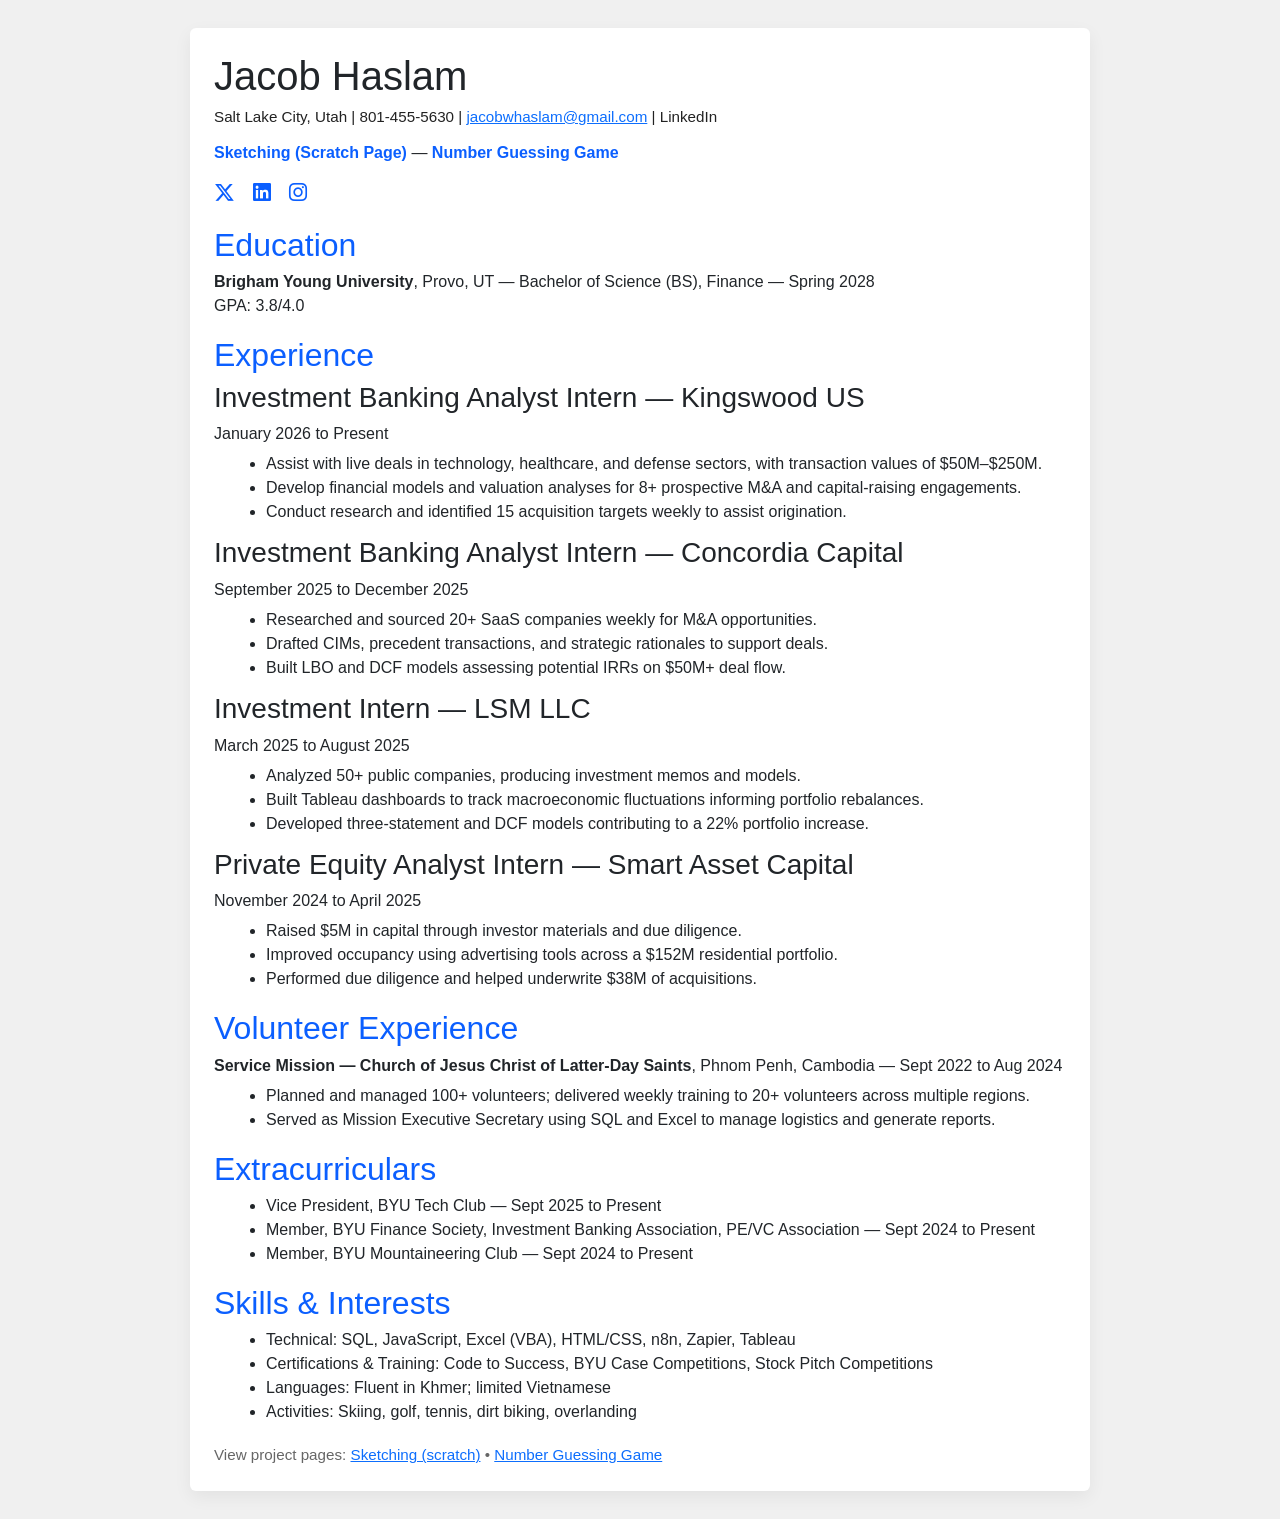
<file: index.html>
<!DOCTYPE html>
<html lang="en">
<head>
    <meta charset="UTF-8">
    <meta name="viewport" content="width=device-width, initial-scale=1.0">
    <title>Jacob Haslam — Resume</title>
    <link href="https://cdn.jsdelivr.net/npm/bootstrap@5.3.0/dist/css/bootstrap.min.css" rel="stylesheet">
    <link rel="stylesheet" href="https://cdnjs.cloudflare.com/ajax/libs/font-awesome/6.4.0/css/all.min.css">
    <link rel="stylesheet" href="style.css">
    <style>
      .resume-wrap{max-width:900px;margin:28px auto;background:#fff;padding:24px;border-radius:6px;box-shadow:0 6px 18px rgba(0,0,0,0.06)}
      .contact{font-size:0.95rem;color:#222;margin-bottom:12px}
      h1{margin:0 0 6px 0}
      h2{margin-top:18px;margin-bottom:6px;color:#0b5fff}
      ul{margin:6px 0 12px 20px}
      .links a{color:#0b5fff;text-decoration:none;font-weight:600}
    </style>
</head>
<body>
  <main class="resume-wrap">
    <header>
      <h1>Jacob Haslam</h1>
      <div class="contact">Salt Lake City, Utah | 801-455-5630 | <a href="mailto:jacobwhaslam@gmail.com">jacobwhaslam@gmail.com</a> | LinkedIn</div>
      <div class="links">
        <a href="scratch.html">Sketching (Scratch Page)</a> — <a href="app.html">Number Guessing Game</a>
      </div>
      <div class="social-links" style="margin-top:12px;font-size:1.3rem">
        <a href="https://x.com/elonmusk" target="_blank" rel="noopener noreferrer" style="color:#0b5fff;margin-right:12px;text-decoration:none"><i class="fab fa-x-twitter"></i></a>
        <a href="https://www.linkedin.com/in/elonmusk" target="_blank" rel="noopener noreferrer" style="color:#0b5fff;margin-right:12px;text-decoration:none"><i class="fab fa-linkedin"></i></a>
        <a href="https://www.instagram.com/elonmusk" target="_blank" rel="noopener noreferrer" style="color:#0b5fff;text-decoration:none"><i class="fab fa-instagram"></i></a>
      </div>
    </header>

    <section>
      <h2>Education</h2>
      <div><strong>Brigham Young University</strong>, Provo, UT — Bachelor of Science (BS), Finance — Spring 2028</div>
      <div>GPA: 3.8/4.0</div>
    </section>

    <section>
      <h2>Experience</h2>
      <h3>Investment Banking Analyst Intern — Kingswood US</h3>
      <div>January 2026 to Present</div>
      <ul>
        <li>Assist with live deals in technology, healthcare, and defense sectors, with transaction values of $50M–$250M.</li>
        <li>Develop financial models and valuation analyses for 8+ prospective M&A and capital-raising engagements.</li>
        <li>Conduct research and identified 15 acquisition targets weekly to assist origination.</li>
      </ul>

      <h3>Investment Banking Analyst Intern — Concordia Capital</h3>
      <div>September 2025 to December 2025</div>
      <ul>
        <li>Researched and sourced 20+ SaaS companies weekly for M&A opportunities.</li>
        <li>Drafted CIMs, precedent transactions, and strategic rationales to support deals.</li>
        <li>Built LBO and DCF models assessing potential IRRs on $50M+ deal flow.</li>
      </ul>

      <h3>Investment Intern — LSM LLC</h3>
      <div>March 2025 to August 2025</div>
      <ul>
        <li>Analyzed 50+ public companies, producing investment memos and models.</li>
        <li>Built Tableau dashboards to track macroeconomic fluctuations informing portfolio rebalances.</li>
        <li>Developed three-statement and DCF models contributing to a 22% portfolio increase.</li>
      </ul>

      <h3>Private Equity Analyst Intern — Smart Asset Capital</h3>
      <div>November 2024 to April 2025</div>
      <ul>
        <li>Raised $5M in capital through investor materials and due diligence.</li>
        <li>Improved occupancy using advertising tools across a $152M residential portfolio.</li>
        <li>Performed due diligence and helped underwrite $38M of acquisitions.</li>
      </ul>
    </section>

    <section>
      <h2>Volunteer Experience</h2>
      <div><strong>Service Mission — Church of Jesus Christ of Latter-Day Saints</strong>, Phnom Penh, Cambodia — Sept 2022 to Aug 2024</div>
      <ul>
        <li>Planned and managed 100+ volunteers; delivered weekly training to 20+ volunteers across multiple regions.</li>
        <li>Served as Mission Executive Secretary using SQL and Excel to manage logistics and generate reports.</li>
      </ul>
    </section>

    <section>
      <h2>Extracurriculars</h2>
      <ul>
        <li>Vice President, BYU Tech Club — Sept 2025 to Present</li>
        <li>Member, BYU Finance Society, Investment Banking Association, PE/VC Association — Sept 2024 to Present</li>
        <li>Member, BYU Mountaineering Club — Sept 2024 to Present</li>
      </ul>
    </section>

    <section>
      <h2>Skills & Interests</h2>
      <ul>
        <li>Technical: SQL, JavaScript, Excel (VBA), HTML/CSS, n8n, Zapier, Tableau</li>
        <li>Certifications & Training: Code to Success, BYU Case Competitions, Stock Pitch Competitions</li>
        <li>Languages: Fluent in Khmer; limited Vietnamese</li>
        <li>Activities: Skiing, golf, tennis, dirt biking, overlanding</li>
      </ul>
    </section>

    <footer style="margin-top:20px;color:#666;font-size:0.95rem">View project pages: <a href="scratch.html">Sketching (scratch)</a> • <a href="app.html">Number Guessing Game</a></footer>
  </main>
  <script src="https://cdn.jsdelivr.net/npm/bootstrap@5.3.0/dist/js/bootstrap.bundle.min.js"></script>
</body>
</html>
</file>
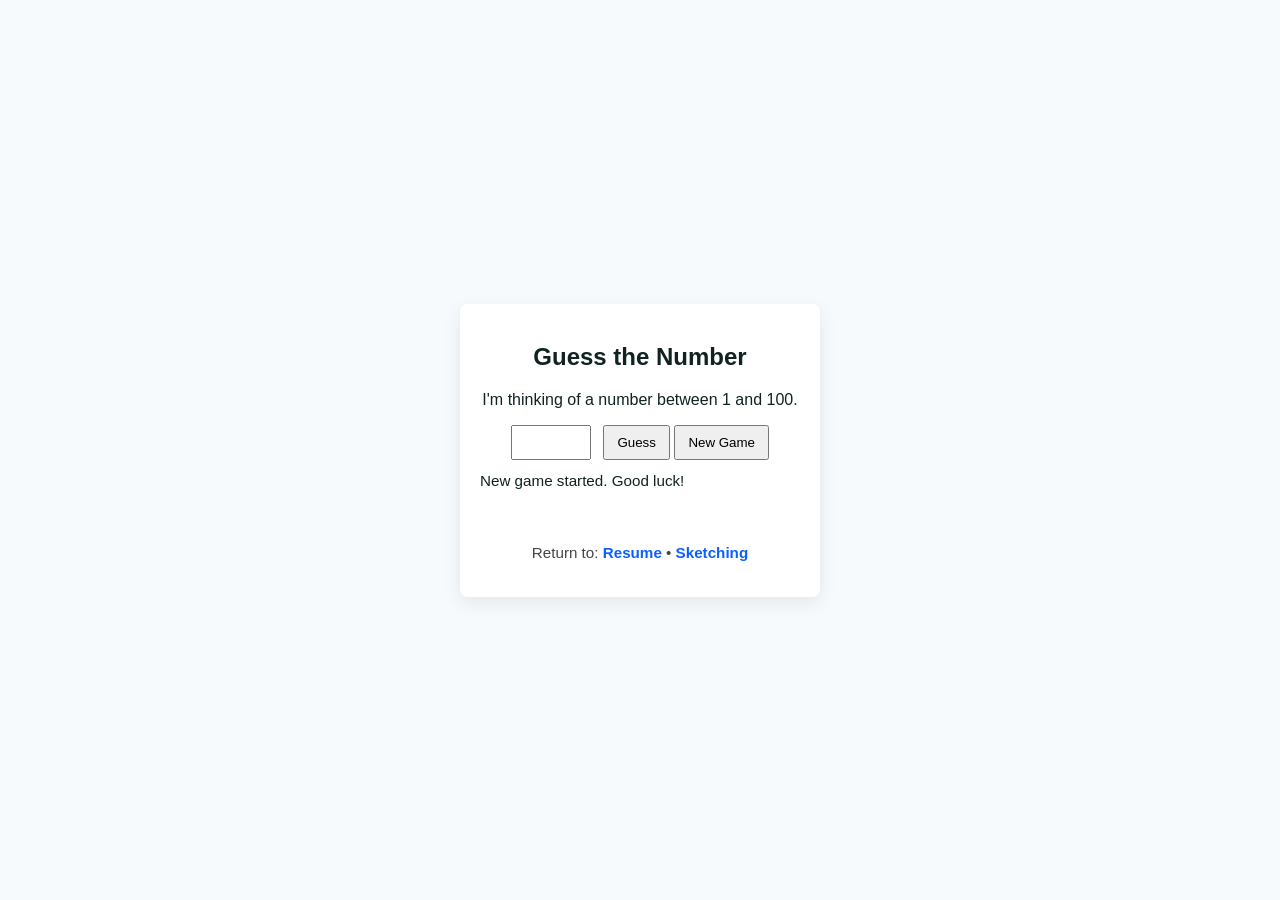
<file: app.html>
<!doctype html>
<html lang="en">
<head>
  <meta charset="utf-8">
  <meta name="viewport" content="width=device-width,initial-scale=1">
  <title>Number Guessing Game</title>
  <style>
    body{font-family: Arial, sans-serif;background:#f7fafc;color:#122;display:flex;align-items:center;justify-content:center;height:100vh;margin:0}
    .app{background:#fff;padding:20px;border-radius:8px;box-shadow:0 6px 18px rgba(10,20,40,0.08);width:320px;text-align:center}
    input{padding:8px;width:60px;margin-right:8px}
    button{padding:8px 12px}
    .log{margin-top:12px;height:60px;overflow:auto;text-align:left;font-size:0.95rem}
    a{color:#0b5fff;text-decoration:none;font-weight:600}
  </style>
  </head>
<body>
  <div class="app">
    <h2>Guess the Number</h2>
    <p>I'm thinking of a number between 1 and 100.</p>
    <div>
      <input id="guess" type="number" min="1" max="100" />
      <button id="tryBtn">Guess</button>
      <button id="newBtn">New Game</button>
    </div>
    <div class="log" id="log"></div>
    <p style="margin-top:12px;font-size:0.95rem;color:#444">Return to: <a href="index.html">Resume</a> • <a href="scratch.html">Sketching</a></p>
  </div>

  <script>
    (function(){
      let target, attempts;
      const guessEl = document.getElementById('guess');
      const log = document.getElementById('log');
      const tryBtn = document.getElementById('tryBtn');
      const newBtn = document.getElementById('newBtn');

      function start(){
        target = Math.floor(Math.random()*100)+1;
        attempts = 0;
        log.innerHTML = '<div>New game started. Good luck!</div>';
      }

      function say(msg){
        const d = document.createElement('div'); d.textContent = msg; log.appendChild(d); log.scrollTop = log.scrollHeight;
      }

      tryBtn.addEventListener('click',()=>{
        const val = Number(guessEl.value);
        if(!val || val<1 || val>100) { say('Enter a number 1–100'); return }
        attempts++;
        if(val === target) { say('🎉 Correct! Attempts: ' + attempts); }
        else if(val < target) say('Too low — try higher');
        else say('Too high — try lower');
      });

      newBtn.addEventListener('click', start);
      start();
    })();
  </script>
</body>
</html>
</file>
<file: style.css>
/* Base styles for the whole page */
body {
    background-color: #f0f0f0;
    font-family: Verdana, sans-serif;
    margin: 0;
}

/* Common styles for all layout sections */
.common {
    position: absolute;
    background-color: #ffffff;
    border: 2px solid #333;
    padding: 10px;
    box-sizing: border-box; /* Ensures padding doesn't affect width */
}

/* Individual Section Positioning */
.header {
    top: 5px;
    left: 5px;
    right: 5px;
    height: 100px;
}

.left-menu {
    top: 115px; /* Header height (100) + gaps/borders */
    left: 5px;
    bottom: 45px;
    width: 150px;
}

.main-body {
    top: 115px;
    left: 160px; /* Left menu width + gap */
    right: 160px; /* Right menu width + gap */
    bottom: 45px;
}

.right-menu {
    top: 115px;
    right: 5px;
    bottom: 45px;
    width: 150px;
}

.footer {
    bottom: 5px;
    left: 5px;
    right: 5px;
    height: 35px;
}
</file>
